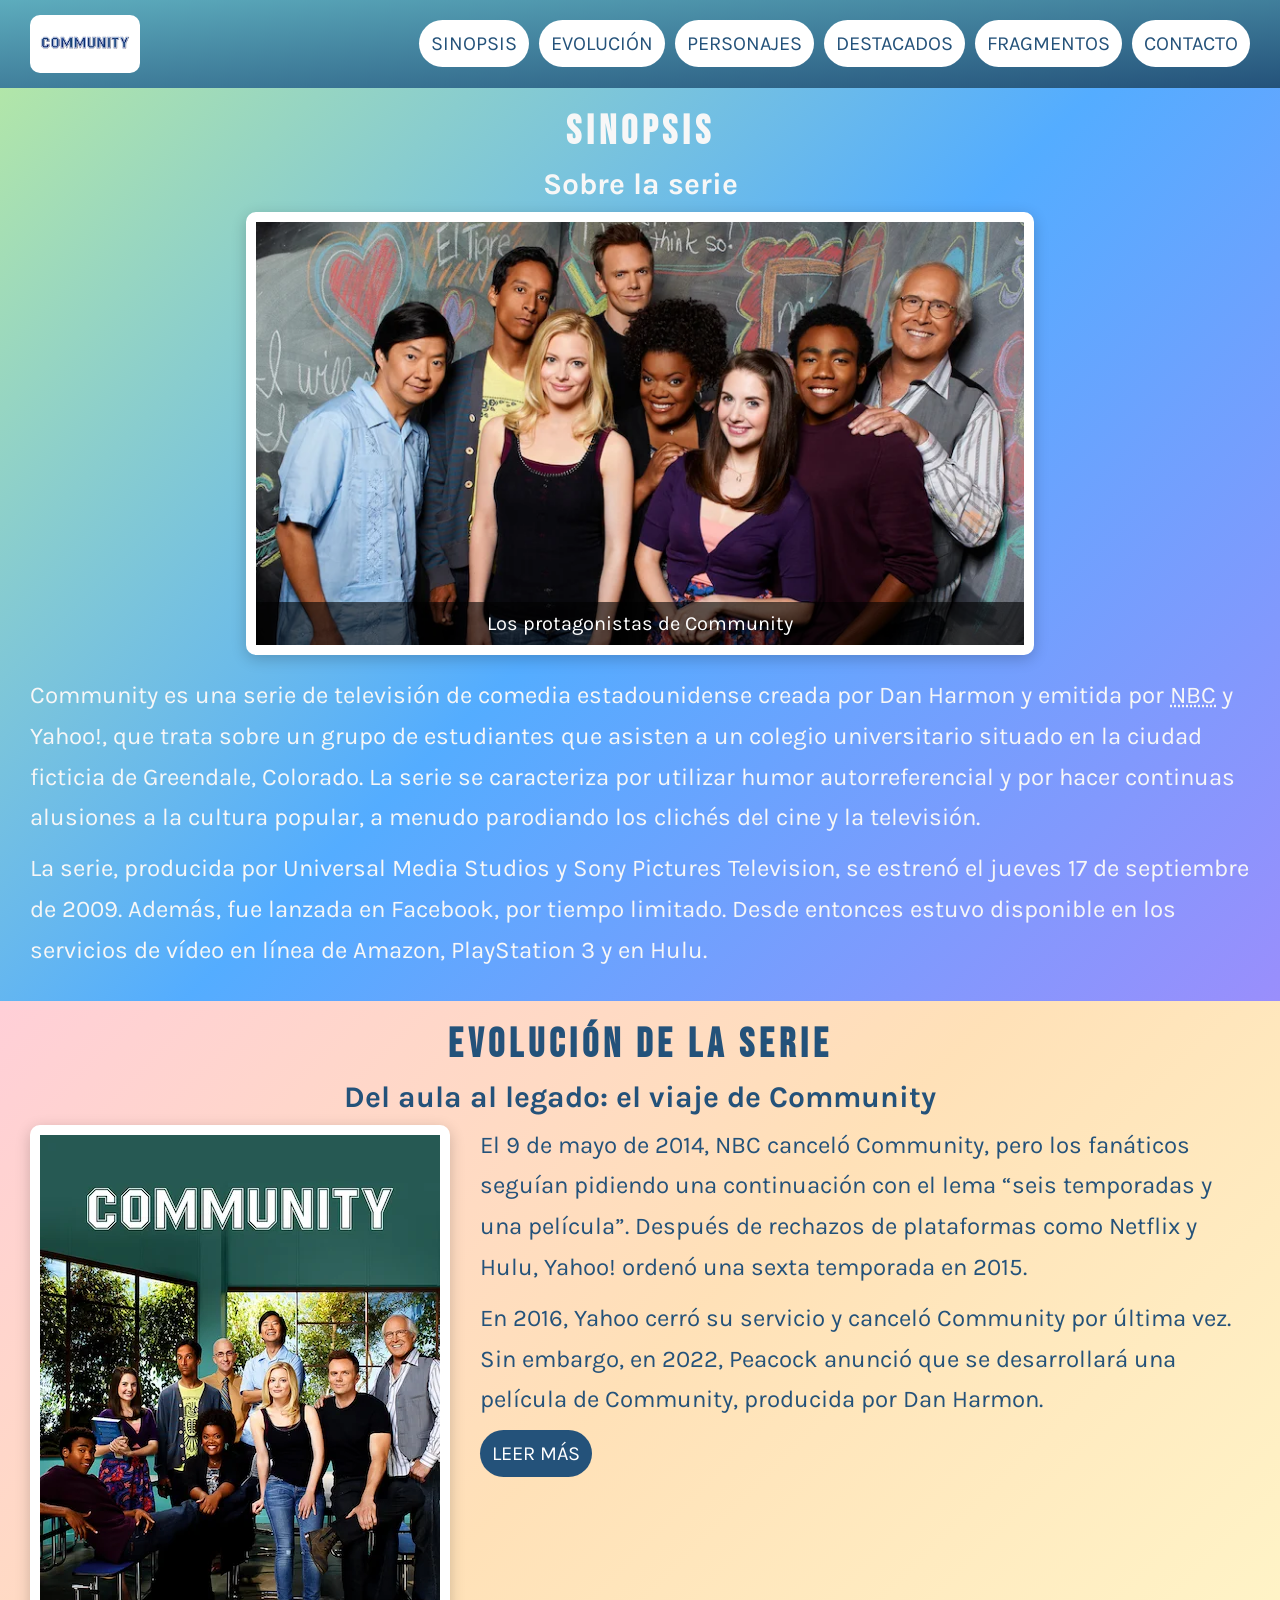
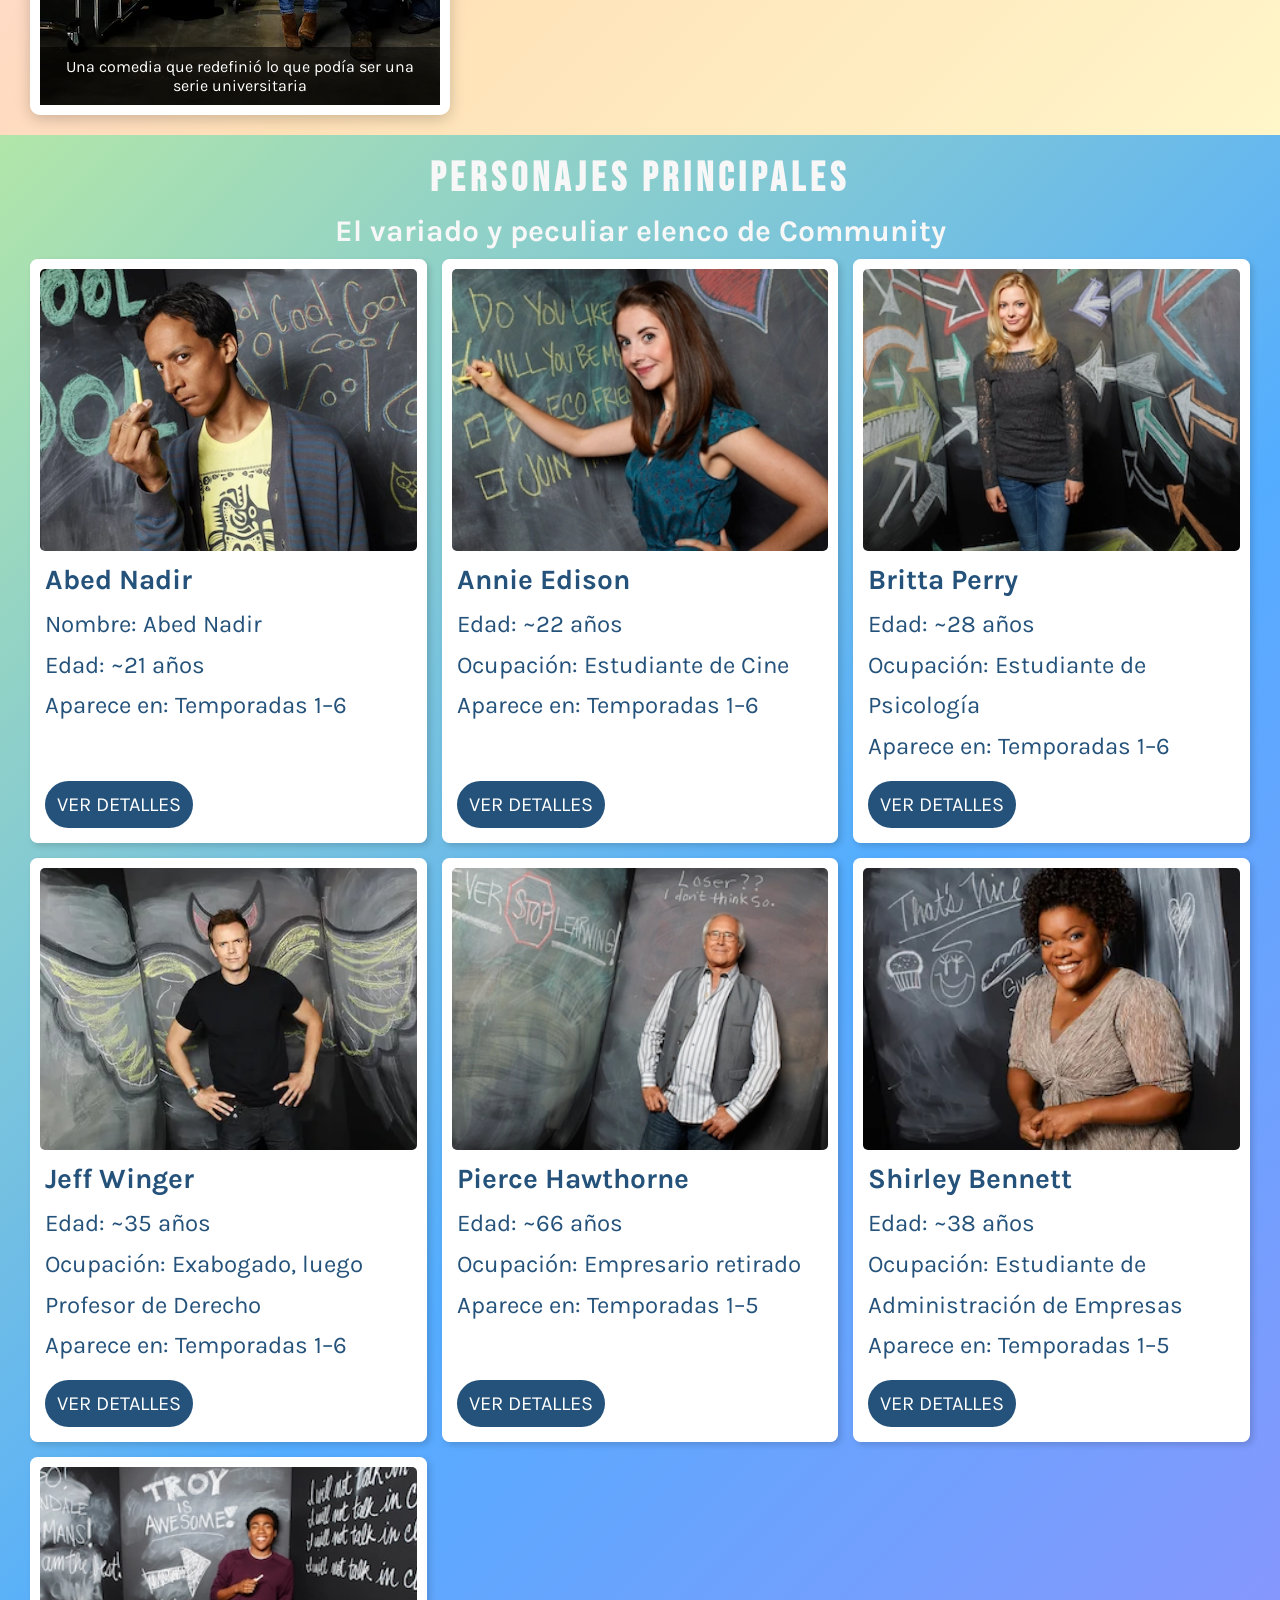
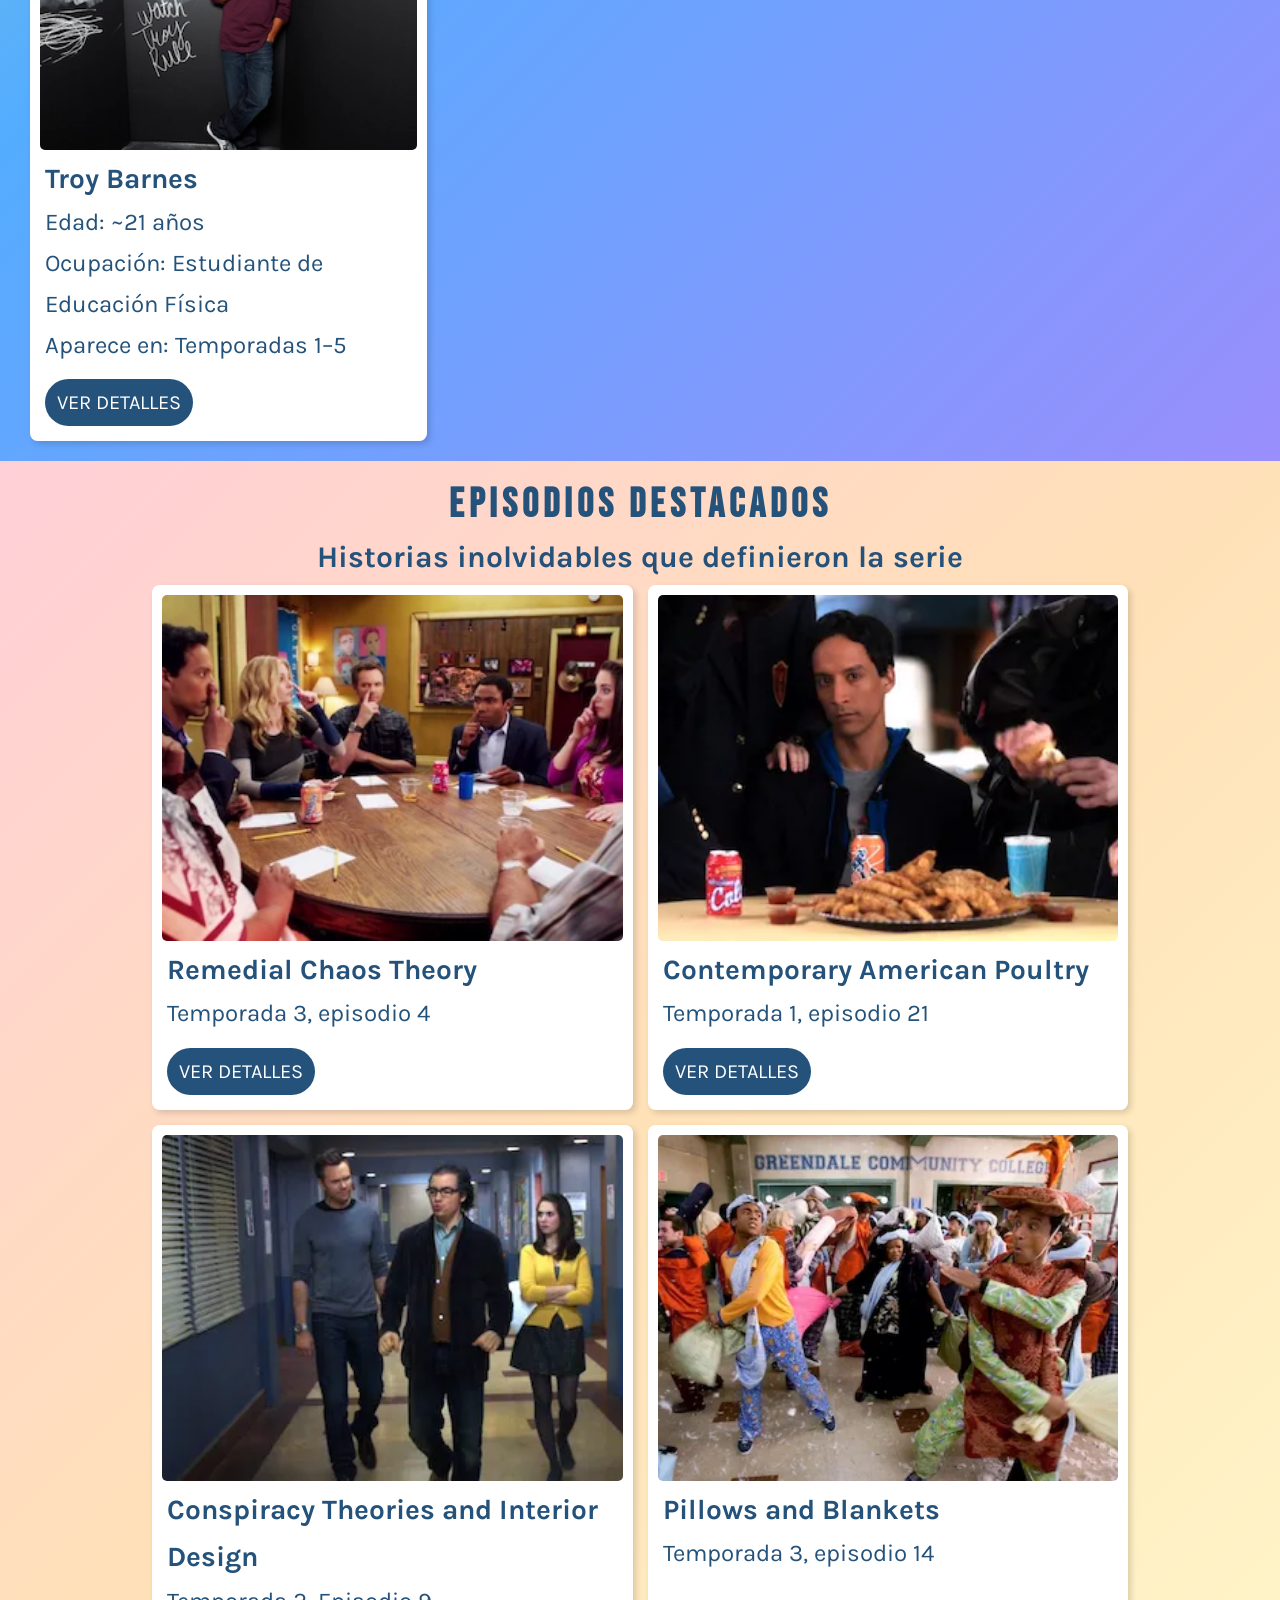
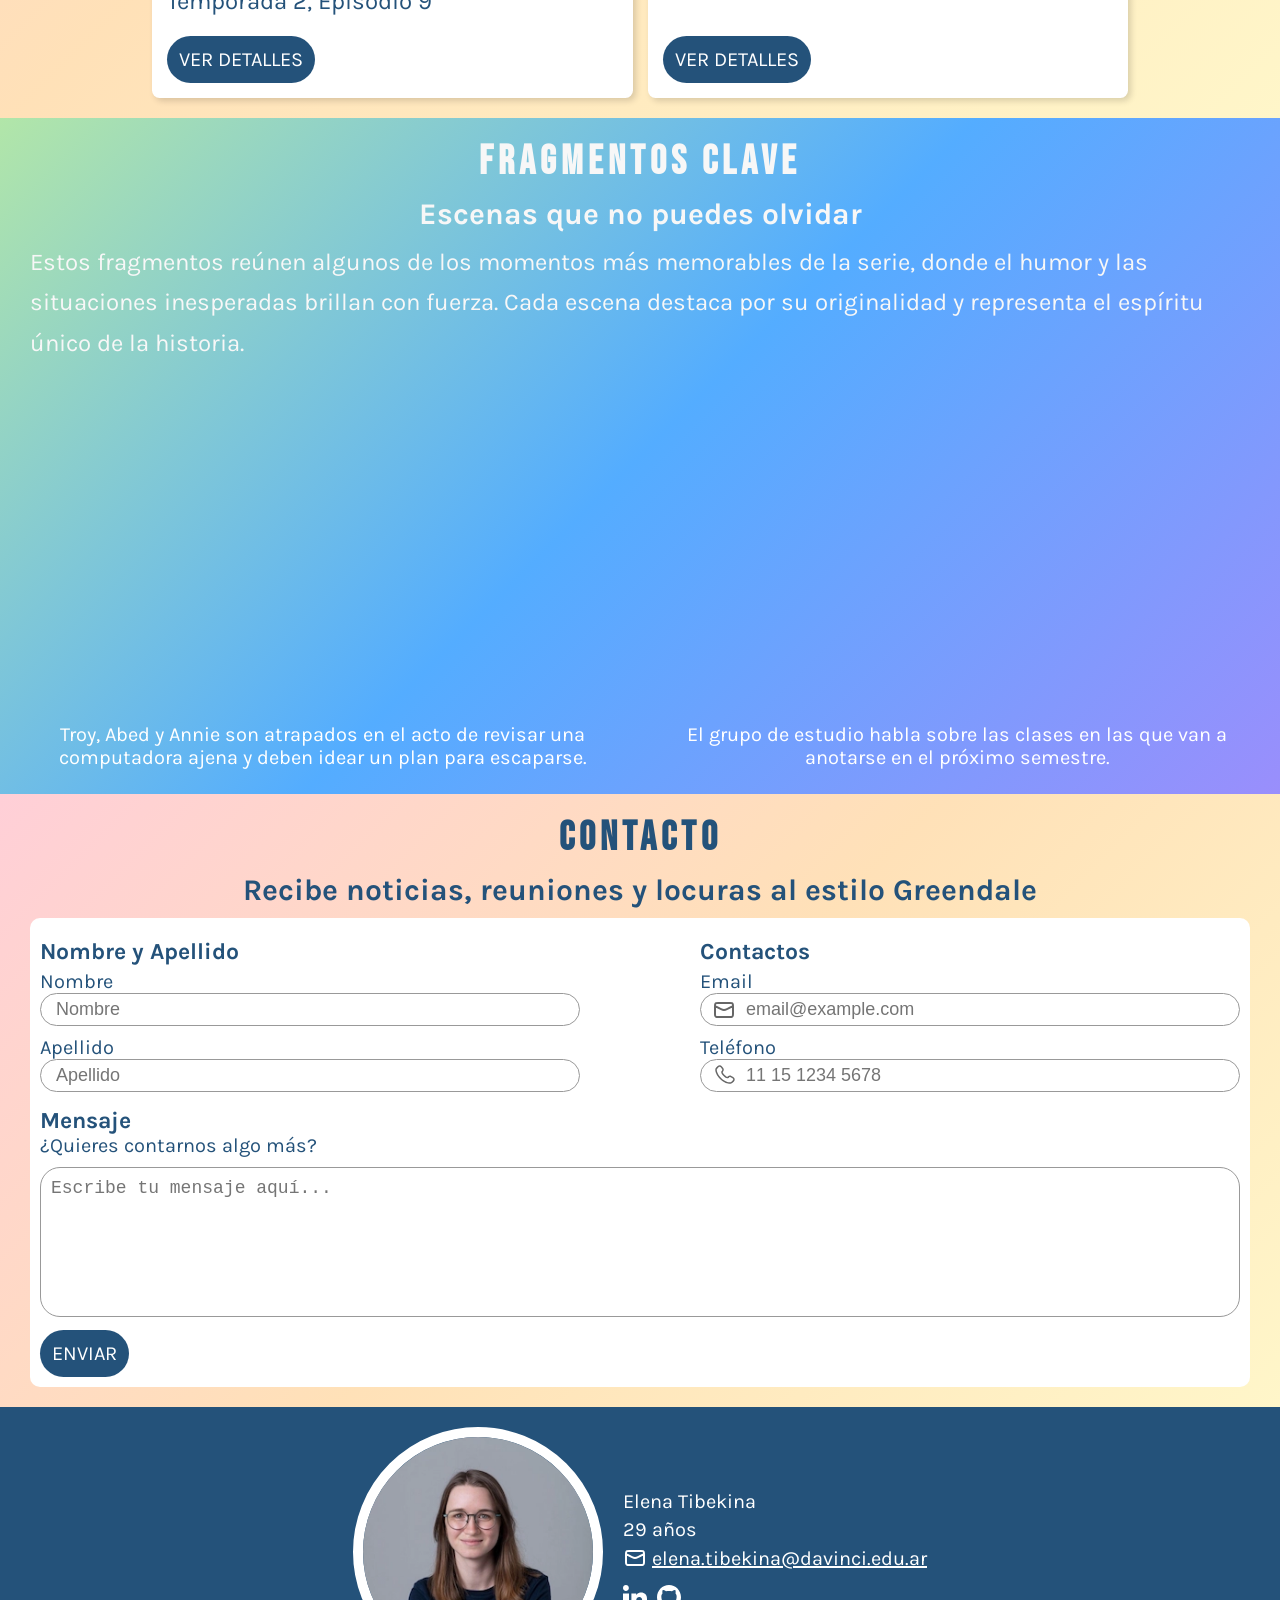
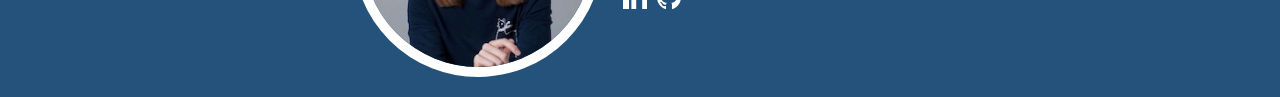
<file: index.html>
<!DOCTYPE html>
<html lang="es">
<head>
    <meta charset="UTF-8">
    <meta name="description" content="Explora el mundo de Community, la comedia que mezcla humor, referencias culturales y personajes inolvidables.">
    <meta name="viewport" content="width=device-width, initial-scale=1.0">
    <title>Community - Sitio Web</title>
    <link rel="icon" type="image/png" href="img/others/nbc-logo.webp">
    <link rel="preconnect" href="https://fonts.googleapis.com">
    <link rel="preconnect" href="https://fonts.gstatic.com" crossorigin>
    <link href="https://fonts.googleapis.com/css2?family=Bebas+Neue&family=Karla:ital,wght@0,200..800;1,200..800&display=swap" rel="stylesheet">
    <link rel="preload" as="image" href="img/cast/cast-800.webp">
    <link rel="stylesheet" href="css/style.css">
</head>

<body>
        <!-- Header -->
        <header>
            <div class="navigation__container--mobile">
                <input aria-hidden="true" type="checkbox" class="navigation__checkbox" id="navi-toggle">
                <label aria-label="Toggle navegación menu" for="navi-toggle" class="navigation__button">
                    <span class="navigation__icon">&nbsp;</span>
                </label>

                <div class="navigation__background">&nbsp;</div>

                <nav class="navigation__nav--mobile" aria-label="Menú de navegación móvil">
                    <ul class="navigation__list--mobile">
                        <li class="navigation__item">
                            <a href="#intro" class="navigation__link" aria-label="Ir a la sección de sinopsis">Sinopsis</a>
                        </li>
                        <li class="navigation__item">
                            <a href="#evolution" class="navigation__link" aria-label="Ir a la sección de Evolución de la serie">Evolución</a>
                        </li>
                        <li class="navigation__item">
                            <a href="#personajes" class="navigation__link" aria-label="Ir a la sección de personajes">Personajes</a>
                        </li>
                        <li class="navigation__item">
                            <a href="#episodios" class="navigation__link" aria-label="Ir a la sección de episodios destacados">Destacados</a>
                        </li>
                        <li class="navigation__item">
                            <a href="#clips" class="navigation__link" aria-label="Ir a la sección de fragmentos clave">Fragmentos</a>
                        </li>
                        <li class="navigation__item">
                            <a href="#contacto" class="navigation__link" aria-label="Ir a la sección de contacto">Contacto</a>
                        </li>
                    </ul>
                </nav>
            </div>

            <div class="navigation__container--desktop">
                <div class="header__logo-box">
                    <a href="index.html" class="header__logo-link" aria-label="Community logo">
                        <img src="img/others/logo.webp" width="150" height="58" alt="Community Logo" class="header__logo-img">
                    </a>
                </div>
                <nav class="navigation__nav--desktop">
                    <ul class="navigation__list--desktop">
                        <li><a href="#intro" class="btn btn--white">Sinopsis</a></li>
                        <li><a href="#evolution" class="btn btn--white">Evolución</a></li>
                        <li><a href="#personajes" class="btn btn--white">Personajes</a></li>
                        <li><a href="#episodios" class="btn btn--white">Destacados</a></li>
                        <li><a href="#clips" class="btn btn--white">Fragmentos</a></li>
                        <li><a href="#contacto" class="btn btn--white">Contacto</a></li>
                    </ul>
                </nav>
            </div>
            <h1 class="visually-hidden">Community - Sitio web oficial en español</h1>
            <div id="progress-bar"></div>
        </header>

        <!--    Main-->
        <main>
            <!-- Section Intro-->
            <section class="section-primary" id="intro">
                <h2 class="heading-primary--main">Sinopsis</h2>
                <article class="section__text-container">
                    <h3 class="heading-secondary">Sobre la serie</h3>
                    <div class="section-primary__img-container">
                        <figure class="section-primary__img figure-img">
                            <picture>
                                <source media="(max-width: 480px)" srcset="img/cast/cast-400.webp">
                                <img
                                    src="img/cast/cast-800.webp"
                                    alt="Los protagonistas de Community"
                                    width="800"
                                    height="450"
                                >
                            </picture>
                            <figcaption>Los protagonistas de Community</figcaption>
                        </figure>
                    </div>
                    <div class="section__text-container">
                        <p class="paragraph">
                            Community es una <em>serie de televisión de comedia estadounidense</em>
                            creada por Dan Harmon y emitida por
                            <abbr title="National Broadcasting Company">NBC</abbr> y Yahoo!,
                            que trata sobre un grupo de estudiantes que asisten a un colegio universitario situado
                            en la ciudad ficticia de Greendale, Colorado. La serie se caracteriza
                            por utilizar <em>humor autorreferencial</em> y por hacer continuas alusiones a la
                            cultura popular, a menudo <em>parodiando los clichés del cine y la
                            televisión</em>.
                        </p>
                        <p class="paragraph">
                            La serie, producida por
                            Universal Media Studios y Sony Pictures Television,
                            se estrenó el <time datetime="2009-09-17">jueves 17 de septiembre de 2009</time>.
                            Además, fue lanzada en Facebook, por tiempo limitado. Desde entonces
                            estuvo disponible en los servicios de vídeo en línea de Amazon,
                            PlayStation 3 y en Hulu.
                        </p>

                    </div>
                </article>
            </section>

            <!-- Section Evolution-->
            <section class="section-secondary" id="evolution">
                <h2 class="heading-primary--main">Evolución de la serie</h2>
                <article class="section__text-container">
                    <h3 class="heading-secondary">Del aula al legado: el viaje de Community</h3>
                    <div class="content__wrapper">
                        <figure class="section-secondary__img figure-img">
                            <picture>
                                <source media="(max-width: 480px)" srcset="img/poster/poster-400.webp 2x, img/poster/poster-200.webp 1x">
                                <img
                                    src="img/poster/poster-400.webp"
                                    alt="Personajes de la serie Community"
                                    width="400"
                                    height="570"
                                    loading="lazy"
                                    decoding="async"
                                >
                            </picture>
                            <figcaption>Una comedia que redefinió lo que podía ser una serie universitaria</figcaption>
                        </figure>
                        <div>
                            <p class="paragraph">
                                El <time datetime="2014-05-09">9 de mayo de 2014</time>, NBC canceló
                                Community, pero los fanáticos seguían pidiendo una continuación
                                con el lema <em>“seis temporadas y una película”</em>. Después de rechazos de
                                plataformas como Netflix y Hulu, Yahoo! ordenó una
                                <em>sexta temporada</em> en <time datetime="2015">2015</time>.
                            </p>
                            <p class="paragraph">
                                En <time datetime="2016">2016</time>, Yahoo cerró su servicio y canceló
                                Community por última vez. Sin embargo, en
                                <time datetime="2022">2022</time>, Peacock anunció que se
                                desarrollará una película de Community,
                                producida por Dan Harmon.
                            </p>
                            <button onclick="openModal('modal-evolution')" class="btn btn--primary">Leer más</button>
                        </div>
                    </div>

                </article>
            </section>

            <!--  Section Characters -->
            <section class="section-primary section-personajes" id="personajes">
                <h2 class="heading-primary--main">Personajes principales</h2>
                <article class="section__text-container">
                    <h3 class="heading-secondary">El variado y peculiar elenco de Community</h3>
                </article>
                <ul class="cards-grid container-text">
                    <li class="card">
                        <img
                                src="img/characters/abed.webp"
                                alt="Abed, joven de piel morena con expresión tranquila"
                                width="400"
                                height="300"
                                loading="lazy"
                        >
                        <div class="card-content">
                            <div class="paragraph">
                                <h3 class="heading-tertiary">Abed Nadir</h3>
                                <ul class="character-info">
                                    <li><span>Nombre:</span> Abed Nadir</li>
                                    <li><span>Edad:</span> ~21 años</li>
                                    <li><span>Aparece en:</span> Temporadas 1–6</li>
                                </ul>
                            </div>
                            <button onclick="openModal('modal-abed')" class="btn btn--primary">Ver detalles</button>
                        </div>
                    </li>

                    <li class="card">
                        <img
                                src="img/characters/annie.webp"
                                alt="Annie, joven de cabello castaño oscuro y estilo pulcro"
                                width="400"
                                height="225"
                                loading="lazy"
                        >
                        <div class="card-content">
                            <article class="paragraph">
                                <h3 class="heading-tertiary">Annie Edison</h3>
                                <ul class="character-info">
                                    <li><span>Edad:</span> ~22 años</li>
                                    <li><span>Ocupación:</span> Estudiante de Cine</li>
                                    <li><span>Aparece en:</span> Temporadas 1–6</li>
                                </ul>
                            </article>
                            <button onclick="openModal('modal-annie')" class="btn btn--primary">Ver detalles</button>
                        </div>
                    </li>

                    <li class="card">
                        <img
                                src="img/characters/britta.webp"
                                alt="Britta, joven rubia de estilo alternativo"
                                width="400"
                                height="225"
                                loading="lazy"
                        >
                        <div class="card-content">
                            <article class="paragraph">
                                <h3 class="heading-tertiary">Britta Perry</h3>
                                <ul class="character-info">
                                    <li><span>Edad:</span> ~28 años</li>
                                    <li><span>Ocupación:</span> Estudiante de Psicología</li>
                                    <li><span>Aparece en:</span> Temporadas 1–6</li>
                                </ul>
                            </article>
                            <button onclick="openModal('modal-britta')" class="btn btn--primary">Ver detalles</button>
                        </div>
                    </li>

                    <li class="card">
                        <img
                                src="img/characters/jeff.webp"
                                alt="Jeff, hombre alto y atractivo con cabello castaño, líder informal del grupo"
                                width="400"
                                height="275"
                                loading="lazy"
                        >
                        <div class="card-content">
                            <article class="paragraph">
                                <h3 class="heading-tertiary">Jeff Winger</h3>
                                <ul class="character-info">
                                    <li><span>Edad:</span> ~35 años</li>
                                    <li><span>Ocupación:</span> Exabogado, luego Profesor de Derecho</li>
                                    <li><span>Aparece en:</span> Temporadas 1–6</li>
                                </ul>
                            </article>
                            <button onclick="openModal('modal-jeff')" class="btn btn--primary">Ver detalles</button>
                        </div>
                    </li>

                    <li class="card">
                        <img
                                src="img/characters/pierce.webp"
                                alt="Pierce, hombre mayor, suele hacer comentarios inapropiados"
                                width="400"
                                height="225"
                                loading="lazy"
                        >
                        <div class="card-content">
                            <article class="paragraph">
                                <h3 class="heading-tertiary">Pierce Hawthorne</h3>
                                <ul class="character-info">
                                    <li><span>Edad:</span> ~66 años</li>
                                    <li><span>Ocupación:</span> Empresario retirado</li>
                                    <li><span>Aparece en:</span> Temporadas 1–5</li>
                                </ul>
                            </article>
                            <button onclick="openModal('modal-pierce')" class="btn btn--primary">Ver detalles</button>
                        </div>
                    </li>

                    <li class="card">
                        <img
                                src="img/characters/shirley.webp"
                                alt="Shirley, mujer afroamericana, madre protectora y profundamente religiosa"
                                width="400"
                                height="225"
                                loading="lazy"
                        >
                        <div class="card-content">
                            <article class="paragraph">
                                <h3 class="heading-tertiary">Shirley Bennett</h3>
                                <ul class="character-info">
                                    <li><span>Edad:</span> ~38 años</li>
                                    <li><span>Ocupación:</span> Estudiante de Administración de Empresas</li>
                                    <li><span>Aparece en:</span> Temporadas 1–5</li>
                                </ul>
                            </article>
                            <button onclick="openModal('modal-shirley')" class="btn btn--primary">Ver detalles</button>
                        </div>
                    </li>
                    <li class="card">
                        <img
                                src="img/characters/troy.webp"
                                alt="Troy, joven afroamericano, antes estrella del deporte"
                                width="400"
                                height="225"
                                loading="lazy"
                        >
                        <div class="card-content">
                            <article class="paragraph">
                                <h3 class="heading-tertiary">Troy Barnes</h3>
                                <ul class="character-info">
                                    <li><span>Edad:</span> ~21 años</li>
                                    <li><span>Ocupación:</span> Estudiante de Educación Física</li>
                                    <li><span>Aparece en:</span> Temporadas 1–5</li>
                                </ul>
                            </article>
                            <button onclick="openModal('modal-troy')" class="btn btn--primary">Ver detalles</button>
                        </div>
                    </li>
                </ul>

            </section>

            <!--        Section Episodes -->
            <section class=" section-secondary section-episodios" id="episodios">
                <h2 class="heading-primary--main">Episodios destacados</h2>
                <article class="section__text-container">
                    <h3 class="heading-secondary">Historias inolvidables que definieron la serie</h3>
                    <ul class="cards-grid-2 container-text">
                        <li class="card">
                            <img
                                    src="img/episodes/theory-1.webp"
                                    alt="Los protagonistas sentados alrededor de una mesa, tapándose la nariz con el dedo índice"
                                    width="400"
                                    height="231"
                                    loading="lazy"
                            >
                            <div class="card-content">
                                <div class="paragraph">
                                    <h3 class="heading-tertiary">Remedial Chaos Theory</h3>
                                    <span class="paragraph">Temporada 3, episodio 4</span>
                                </div>
                                <button onclick="openModal('modal-theory-1')" class="btn btn--primary">Ver detalles</button>
                            </div>
                        </li>

                        <li class="card">
                            <img
                                    src="img/episodes/theory-2.webp"
                                    alt="Abed sentado frente a una mesa con alitas de pollo y refrescos"
                                    width="400"
                                    height="225"
                                    loading="lazy"
                            >
                            <div class="card-content">
                                <div class="paragraph">
                                    <h3 class="heading-tertiary">Contemporary American Poultry</h3>
                                    <span class="paragraph">Temporada 1, episodio 21</span>
                                </div>
                                <button onclick="openModal('modal-theory-2')" class="btn btn--primary">Ver detalles</button>
                            </div>
                        </li>

                        <li class="card">
                            <img
                                    src="img/episodes/theory-3.webp"
                                    alt="Jeff, Annie y un hombre con gafas caminando por el pasillo del colegio"
                                    width="400"
                                    height="225"
                                    loading="lazy"
                            >
                            <div class="card-content">
                                <div class="paragraph">
                                    <h3 class="heading-tertiary">Conspiracy Theories and Interior Design</h3>
                                    <span class="paragraph">Temporada 2, Episodio 9</span>
                                </div>
                                <button onclick="openModal('modal-theory-3')" class="btn btn--primary">Ver detalles</button>
                            </div>
                        </li>

                        <li class="card">
                            <img
                                    src="img/episodes/theory-4.webp"
                                    alt="Troy y Abed en primer plano durante una guerra de almohadas"
                                    width="400"
                                    height="254"
                                    loading="lazy"
                            >
                            <div class="card-content">
                                <div class="paragraph">
                                    <h3 class="heading-tertiary">Pillows and Blankets</h3>
                                    <span class="paragraph">Temporada 3, episodio 14</span>
                                </div>
                                <button onclick="openModal('modal-theory-4')" class="btn btn--primary">Ver detalles</button>
                            </div>
                        </li>
                    </ul>
                </article>
            </section>

            <section class="section-primary" id="clips">
                <h2 class="heading-primary--main">Fragmentos clave</h2>
                <article class="section__text-container">
                    <h3 class="heading-secondary">Escenas que no puedes olvidar</h3>
                    <p class="paragraph">
                        Estos fragmentos reúnen algunos de <em>los momentos más memorables</em>
                        de la serie, donde el humor y las situaciones
                        inesperadas brillan con fuerza. Cada escena destaca por su
                        originalidad y representa el espíritu único de la historia.
                    </p>
                </article>
                <div class="video-section">
                    <div class="video-wrapper">
                        <iframe
                                width="560"
                                height="315"
                                src="https://www.youtube.com/embed/M1kPJY_jsZU?si=1Px4Jjqpvjkigj2A?cc_load_policy=1"
                                title="YouTube video player"
                                allow="accelerometer; autoplay; clipboard-write; encrypted-media; gyroscope; picture-in-picture; web-share"
                                referrerpolicy="strict-origin-when-cross-origin"
                                allowfullscreen
                                loading="lazy"
                        >

                        </iframe>
                        <span>Troy, Abed y Annie son atrapados en el acto de revisar una computadora ajena y deben idear un plan para escaparse.</span>
                    </div>
                    <div class="video-wrapper">
                        <iframe
                                width="560"
                                height="315"
                                src="https://www.youtube.com/embed/sK1OszwVEfI?si=_GcEF7gd8tKcNnLY?cc_load_policy=1"
                                title="YouTube video player"
                                allow="accelerometer; autoplay; clipboard-write; encrypted-media; gyroscope; picture-in-picture; web-share"
                                referrerpolicy="strict-origin-when-cross-origin"
                                allowfullscreen
                                loading="lazy"
                        >

                        </iframe>
                        <span>El grupo de estudio habla sobre las clases en las que van a anotarse en el próximo semestre.</span>
                    </div>
                </div>
            </section>

            <!--        Section Contacts -->
            <section class="section-secondary" id="contacto">
                <h2 class="heading-primary--main">Contacto</h2>
                <div class="section__text-container">
                    <h3 class="heading-secondary">Recibe noticias, reuniones y locuras al estilo Greendale</h3>
                    <form method="post" action="#">
                        <div class="form-section__personal-info">
                            <fieldset class="form-row">
                                <legend>Nombre y Apellido</legend>
                                <div class="form-section__input">
                                    <label for="name">Nombre</label>
                                    <input autocomplete="given-name" required type="text" id="name" name="name" placeholder="Nombre">
                                </div>
                                <div class="form-section__input">
                                    <label for="surname">Apellido</label>
                                    <input autocomplete="family-name" required type="text" id="surname" name="surname" placeholder="Apellido">
                                </div>
                            </fieldset>
                            <fieldset class="form-row">
                                <legend>Contactos</legend>
                                <div class="form-section__input">
                                    <label for="email">Email</label>
                                    <div class="input-wrapper" role="presentation">
                                        <img src="img/icons/mail.svg" alt="" class="input-icon" aria-hidden="true" loading="lazy">
                                        <input autocomplete="email" required type="email" id="email" name="email" placeholder="email@example.com">
                                    </div>
                                </div>
                                <div class="form-section__input">
                                    <label for="phone">Teléfono</label>
                                    <div class="input-wrapper" role="presentation">
                                        <img src="img/icons/phone.svg" alt="" class="input-icon" aria-hidden="true" loading="lazy">
                                        <input autocomplete="tel" required type="tel" id="phone" name="phone" placeholder="11 15 1234 5678">
                                    </div>
                                </div>
                            </fieldset>
                        </div>
                        <fieldset class="textarea-wrapper">
                            <legend>Mensaje</legend>
                            <label for="message">¿Quieres contarnos algo más?</label>
                            <textarea name="message" id="message" placeholder="Escribe tu mensaje aquí..."></textarea>
                        </fieldset>


                        <div class="form-section__button--container">
                            <button class="btn btn--primary" type="submit">Enviar</button>
                        </div>
                    </form>
                </div>
            </section>
        </main>

    <!--    MODALS-->
    <!--    Modal Evolution-->
        <div id="modal-evolution" class="modal">
            <div class="modal-content">
                <button class="close-button" onclick="closeModal('modal-evolution')">&times;</button>
                <article class="modal-text">
                    <h3 class="heading-tertiary">Evolución de la serie</h3>
                    <p class="paragraph">
                        La serie empezó su transmisión el 17 de septiembre de 2009. El 5 de marzo de 2010,
                        Community fue renovada por una segunda temporada. El 17 de marzo de 2011, NBC renueva
                        Community para una tercera temporada, que fue estrenada el 22 de septiembre de 2011 y concluyó el 17 de mayo de 2012.
                    </p>

                    <p class="paragraph">
                        El creador y productor ejecutivo de la serie Dan Harmon fue
                        reemplazado como Showrunner para la serie en la cuarta temporada, y los escritores
                        David Guarascio y Moses Port (co-creadores de <em>Aliens in America</em>)
                        asumieron sus cargos. Sony Pictures Television, que produce la serie con Universal Television, inicialmente dijo que
                        Harmon actuaría como productor de consultoría, pero Harmon afirmó que no estaba informado del acuerdo y que no
                        regresaría en un puesto sin prerrogativas ejecutivas.
                    </p>

                    <p class="paragraph">
                        <em>El final de la tercera temporada</em> también marcó varias otras salidas, incluidos los productores ejecutivos
                        Neil Goldman y Garrett Donovan, el escritor/productor Chris McKenna y
                        el actor/escritor Dino Stamatopoulos. Los frecuentes directores de episodios y productores ejecutivos
                        Anthony y Joe Russo también abandonaron el programa para dirigir <em>Captain America: The Winter Soldier</em>.
                    </p>

                    <p class="paragraph">
                        El 10 de mayo de 2013, la serie se renovó por quinta temporada. El 1 de junio del mismo año,
                        Dan Harmon anunció que regresaría como showrunner, con el ex escritor Chris McKenna
                        regresando como productor ejecutivo. El 10 de junio, Sony Televisión confirmó oficialmente el regreso de Harmon y
                        McKenna para la quinta temporada. Dino Stamatopoulos, Rob Schrab y los Hermanos Russo también regresaron.
                    </p>

                    <p class="paragraph">
                        El 9 de mayo de 2014, NBC anunció que había cancelado Community.
                        Durante varios años antes de su cancelación, los fanáticos adoptaron el lema <em>"seis temporadas y una película"</em>,
                        una línea del episodio <em>"Paradigmas de la memoria humana"</em> con respecto al mensaje esperanzador de Abed sobre la serie de corta duración
                        The Cape de NBC. Las ofertas para continuar la serie fueron rechazadas por proveedores de transmisión como Netflix y Hulu.
                    </p>

                    <p class="paragraph">
                        El 30 de junio, el día en que expirarían los contratos del elenco, Yahoo! anunció que había ordenado la transmisión
                        de una sexta temporada de 13 episodios en Yahoo! Screen, incluido el elenco principal junto con los productores ejecutivos
                        Dan Harmon, Chris McKenna, Russ Krasnoff y Gary Foster. Harmon dijo: <q cite="https://ew.com/article/2014/06/30/community-sixth-season/">
                        Estoy muy contento de que Community regrese para su sexta temporada predestinada en Yahoo... Espero poder llevar nuestra querida comedia de
                        NBC a un público más amplio al ponerla en línea.
                    </q>
                    </p>

                    <p class="paragraph">
                        El 4 de enero de 2016, Yahoo anunció que había cerrado su servicio Yahoo Screen,
                        cancelando Community por última vez. Desde entonces, tanto Harmon como varios de los actores principales han expresado
                        el deseo de finalizar la historia con una película.
                    </p>

                    <p class="paragraph">
                        Luego de una larga espera, el 30 de septiembre, la plataforma de streaming Peacock anunció oficialmente que la
                        comedia tendrá su largometraje. <em>“Community: The Movie”</em> estará desarrollada por Sony Pictures Television y Universal Television con
                        Dan Harmon y Andrew Guest cumpliendo el rol de productores ejecutivos.
                    </p>

                    <span class="paragraph">#SixSeasonsAndAMovie</span>
                </article>
            </div>
        </div>

    <!--    Modals Characters-->
        <div id="modal-abed" class="modal">
            <div class="modal-content">
                <button class="close-button" onclick="closeModal('modal-abed')">&times;</button>
                <article class="modal-text">
                    <h3 class="heading-tertiary">Abed Nadir</h3>
                    <p class="paragraph">
                        Abed Nadir es un estudiante árabe interesado en la cultura pop. Aspira convertirse en director y estudia Dirección Cinematográfica en Greendale.
                        Su plan original era <em>tomar clases de negocios para ayudar a administrar el restaurante de falafel de su padre</em>, pero Britta lo convenció para
                        que <em>siguiera su sueño</em>. Abed también posee muchos talentos ocultos que por lo general pasan por alto, como ser sorprendentemente atlético y coordinado.
                    </p>
                </article>
            </div>
        </div>

        <div id="modal-annie" class="modal">
            <div class="modal-content">
                <button class="close-button" onclick="closeModal('modal-annie')">&times;</button>
                <article class="modal-text">
                    <h3 class="heading-tertiary">Annie Edison</h3>
                    <p class="paragraph">
                        Annie Edison es una buena estudiante que obtuvo notas sobresalientes en la Escuela Secundaria de Riverside, donde asistió junto a Troy Barnes.
                        Perdió su beca universitaria y abandonó el instituto debido a <em>una adicción a las anfetaminas</em>, que le indujo un ataque de nervios.
                        Contra los deseos de su madre, optó por <em>enfrentarse a su adicción</em>. Su decisión de ir a rehabilitación en vez de ignorar el incidente causó que se
                        distanciara de su familia, con la que terminó cortando todos los lazos excepto con su abuela. Empezó a asistir a Greendale a los 18 años.
                    </p>
                </article>
            </div>
        </div>

        <div id="modal-britta" class="modal">
            <div class="modal-content">
                <button class="close-button" onclick="closeModal('modal-britta')">&times;</button>
                <article class="modal-text">
                    <h3 class="heading-tertiary">Britta Perry</h3>
                    <p class="paragraph">
                        Britta Perry es una estudiante del Colegio Comunitario de Greendale. Nunca ha sabido realmente qué hacer en su vida, experimentando grandes problemas a
                        lo largo de la misma. Britta abandonó la escuela porque pensó que impresionaría a Radiohead. Un día, Britta se despertó y se dio cuenta de que estaba
                        casi en la treintena y arruinada, lo cual le incitó para inscribirse a Greendale y encontrar algo de rumbo en su vida.
                    </p>
                </article>
            </div>
        </div>

        <div id="modal-jeff" class="modal">
            <div class="modal-content">
                <button class="close-button" onclick="closeModal('modal-jeff')">&times;</button>
                <article class="modal-text">
                    <h3 class="heading-tertiary">Jeff Winger</h3>
                    <p class="paragraph">
                        Jeffrey Tobias Jeff Winger era un abogado especializado en casos de conducción temeraria, infracciones de tráfico y delitos menores durante más de
                        seis años. En el <strong>apogeo de su éxito</strong>, sus credenciales académicas fraudulentas fueron expuestas por un colega y Jeff fue <em>inhabilitado de inmediato</em>
                        con su licencia suspendida hasta que obtuviera un título legítimo.
                    </p>
                </article>
            </div>
        </div>

        <div id="modal-pierce" class="modal">
            <div class="modal-content">
                <button class="close-button" onclick="closeModal('modal-pierce')">&times;</button>
                <article class="modal-text">
                    <h3 class="heading-tertiary">Pierce Hawthorne</h3>
                    <p class="paragraph">
                        Piercinald Anastasia Pierce Hawthorne era un antiguo magnate que durante un tiempo ejerció como C.E.O. de Hawthorne Wipes, empresa fundada por su padre,
                        quien le dio un estilo de vida libre de preocupaciones, sin embargo, cuando se hizo más mayor se encontró solo e infeliz en la vida. Por tanto, decidió
                        regresar a la escuela con el fin de ampliar aún más sus horizontes y comenzó a asistir al Colegio Comunitario de Greendale en 1999.
                    </p>
                </article>
            </div>
        </div>

        <div id="modal-shirley" class="modal">
            <div class="modal-content">
                <button class="close-button" onclick="closeModal('modal-shirley')">&times;</button>
                <article class="modal-text">
                    <h3 class="heading-tertiary">Shirley Bennett</h3>
                    <p class="paragraph">
                        Shirley Anne Bennett es una mujer recientemente divorciada que asiste al Colegio Comunitario de Greendale para aprender a hacer
                        negocios al margen de sus habilidades como pastelera. Antes de estudiar, estuvo casada y crió a dos hijos, Jordan y Elijah. Sin embargo, su marido
                        Andre la dejó por una stripper. A pesar de sus dificultades, afirma que <strong>el hecho de que su marido le abandonara es lo mejor que pudo pesarla en la vida</strong>,
                        ya que la asistencia a la universidad fue <em>el primer paso para empezar a mejorarla</em>.
                    </p>
                </article>
            </div>
        </div>

        <div id="modal-troy" class="modal">
            <div class="modal-content">
                <button class="close-button" onclick="closeModal('modal-troy')">&times;</button>
                <article class="modal-text">
                    <h3 class="heading-tertiary">Troy Barnes</h3>
                    <p class="paragraph">
                        Troy Barnes es un graduado de la Escuela Secundaria de Riverside que asiste al Colegio Comunitario de Greendale. En Riverside, Troy era un
                        estudiante popular, siendo la estrella del equipo de fútbol y también el rey de la fiesta de graduación. Tuvo muchos admiradores en el instituto,
                        incluyendo a Annie Edison, que también se unió a él en Greendale. Causó el interés de muchas universidades de élite, pero <strong>no pudo soportar la presión
                        de las expectativas de los demás</strong>. Tras haberse auto-lesionado y no poder asistir a ninguna de ellas, <em>recibió un folleto promocional de Greendale y
                        decidió inscribirse</em>.
                    </p>
                </article>
            </div>
        </div>

    <!--    Modals Episodes-->
        <div id="modal-theory-1" class="modal">
            <div class="modal-content">
                <button class="close-button" onclick="closeModal('modal-theory-1')">&times;</button>
                <article class="modal-text">
                    <h3 class="heading-tertiary">Remedial Chaos Theory</h3>
                    <p class="paragraph">
                        El episodio que generó <strong>uno de los mejores gifs de todos los tiempos</strong>. ‘Remedial Chaos Theory’ ve a los siete miembros del grupo
                        dirigirse al apartamento de Troy y Abed para una <em>fiesta de inauguración</em>. Una vez que llega la pizza, Jeff convence a todos de tirar un dado para
                        ver quién tiene que bajar para recogerla.
                    </p>

                    <p class="paragraph">
                        Después de eso, el episodio se divide en siete líneas de tiempo diferentes, que muestran lo que habría sucedido si cada persona
                        fuera a buscar la pizza. Los resultados son tan divertidos como diferentes.
                    </p>
                </article>
            </div>
        </div>

        <div id="modal-theory-2" class="modal">
            <div class="modal-content">
                <button class="close-button" onclick="closeModal('modal-theory-2')">&times;</button>
                <article class="modal-text">
                    <h3 class="heading-tertiary">Contemporary American Poultry</h3>
                    <p class="paragraph">
                        El alimento más popular de la universidad, <strong>alitas de pollo</strong>, ha sido robado por un sistema corrupto de favoritismo.
                        Para superar este "régimen", Abed formula un plan desde su conocimiento de películas de gángsters para que el grupo de estudio pueda recuperar
                        lo que legítimamente les pertenece. <em>Contemporary American Poultry</em> canaliza elementos de películas de crimen americanas desde
                        Goodfellas a El Padrino y American Gangster para crear un episodio que se diferencia de cualquier otro.
                    </p>
                </article>
            </div>
        </div>

        <div id="modal-theory-3" class="modal">
            <div class="modal-content">
                <button class="close-button" onclick="closeModal('modal-theory-3')">&times;</button>
                <article class="modal-text">
                    <h3 class="heading-tertiary">Conspiracy Theories and Interior Design</h3>
                    <p class="paragraph">
                        Jeff se ha anotado para un curso de estudio independiente con el “Profesor Professorson”
                        sobre <em>teorías de conspiración</em> en Estados Unidos, para la desconfianza de Annie y del Decano.
                        Cuando el "profesor" aparece, Jeff rápidamente admite que él no tiene idea de quién es el hombre y que
                        descubrirá lo que realmente está pasando. Pronto las cosas empiezan a ser más complejas y se van fuera de
                        control con la introducción de <em>armas y una creciente lista de engaños</em>.
                    </p>
                </article>
            </div>
        </div>

        <div id="modal-theory-4" class="modal">
            <div class="modal-content">
                <button class="close-button" onclick="closeModal('modal-theory-4')">&times;</button>
                <article class="modal-text">
                    <h3 class="heading-tertiary">Pillows and Blankets</h3>
                    <p class="paragraph">
                        A través del recurso del falso documental (parodiando “The Civil War” de Ken Burns),
                        "Pillows and blankets" nos sumerge en la historia de la guerra de almohadas que tuvo lugar en la Universidad
                        de Greendale. Troy y Abed se enzarzan en una pelea de grandes dimensiones que enfrentará a la universidad en dos
                        bandos: “The Legit Republic of Blanketsburg” y “The United Forts of Pillowtown”.
                    </p>
                </article>
            </div>
        </div>

        <footer>
            <div class="footer__content">
                <img
                        class="footer__photo"
                        src="img/others/autor.webp"
                        width="250"
                        height="250"
                        alt="Foto de Elena Tibekina, sonriente, con gafas, sobre un fondo gris"
                        loading="lazy"
                >
                <ul class="footer__info">
                    <li><p class="footer__name">Elena Tibekina</p></li>
                    <li><p class="footer__age">29 años</p></li>
                    <li><p class="footer__email"><img src="img/icons/mail.svg" alt="mail icon" width="24" height="24"> <a href="mailto:elena.tibekina@davinci.edu.ar">elena.tibekina@davinci.edu.ar</a></p></li>
                    <li>
                        <ul class="footer__socials">
                            <li>
                                <a target="_blank" href="https://www.linkedin.com/in/elena-tibekina-79ab361a7/" aria-label="LinkedIn">
                                    <img src="img/icons/linkedin.svg" alt="LinkedIn" width="24" height="24">
                                </a>
                            </li>
                            <li>
                                <a target="_blank" href="https://github.com/ElenaTibekina" aria-label="GitHub">
                                    <img src="img/icons/github.svg" alt="GitHub" width="24" height="24">
                                </a>
                            </li>
                        </ul>
                    </li>
                </ul>
            </div>
        </footer>

        <script src="javascript/minified-index.js"></script>
    </body>
</html>
</file>
<file: css/style.css>
@import url('./main.css');
</file>
